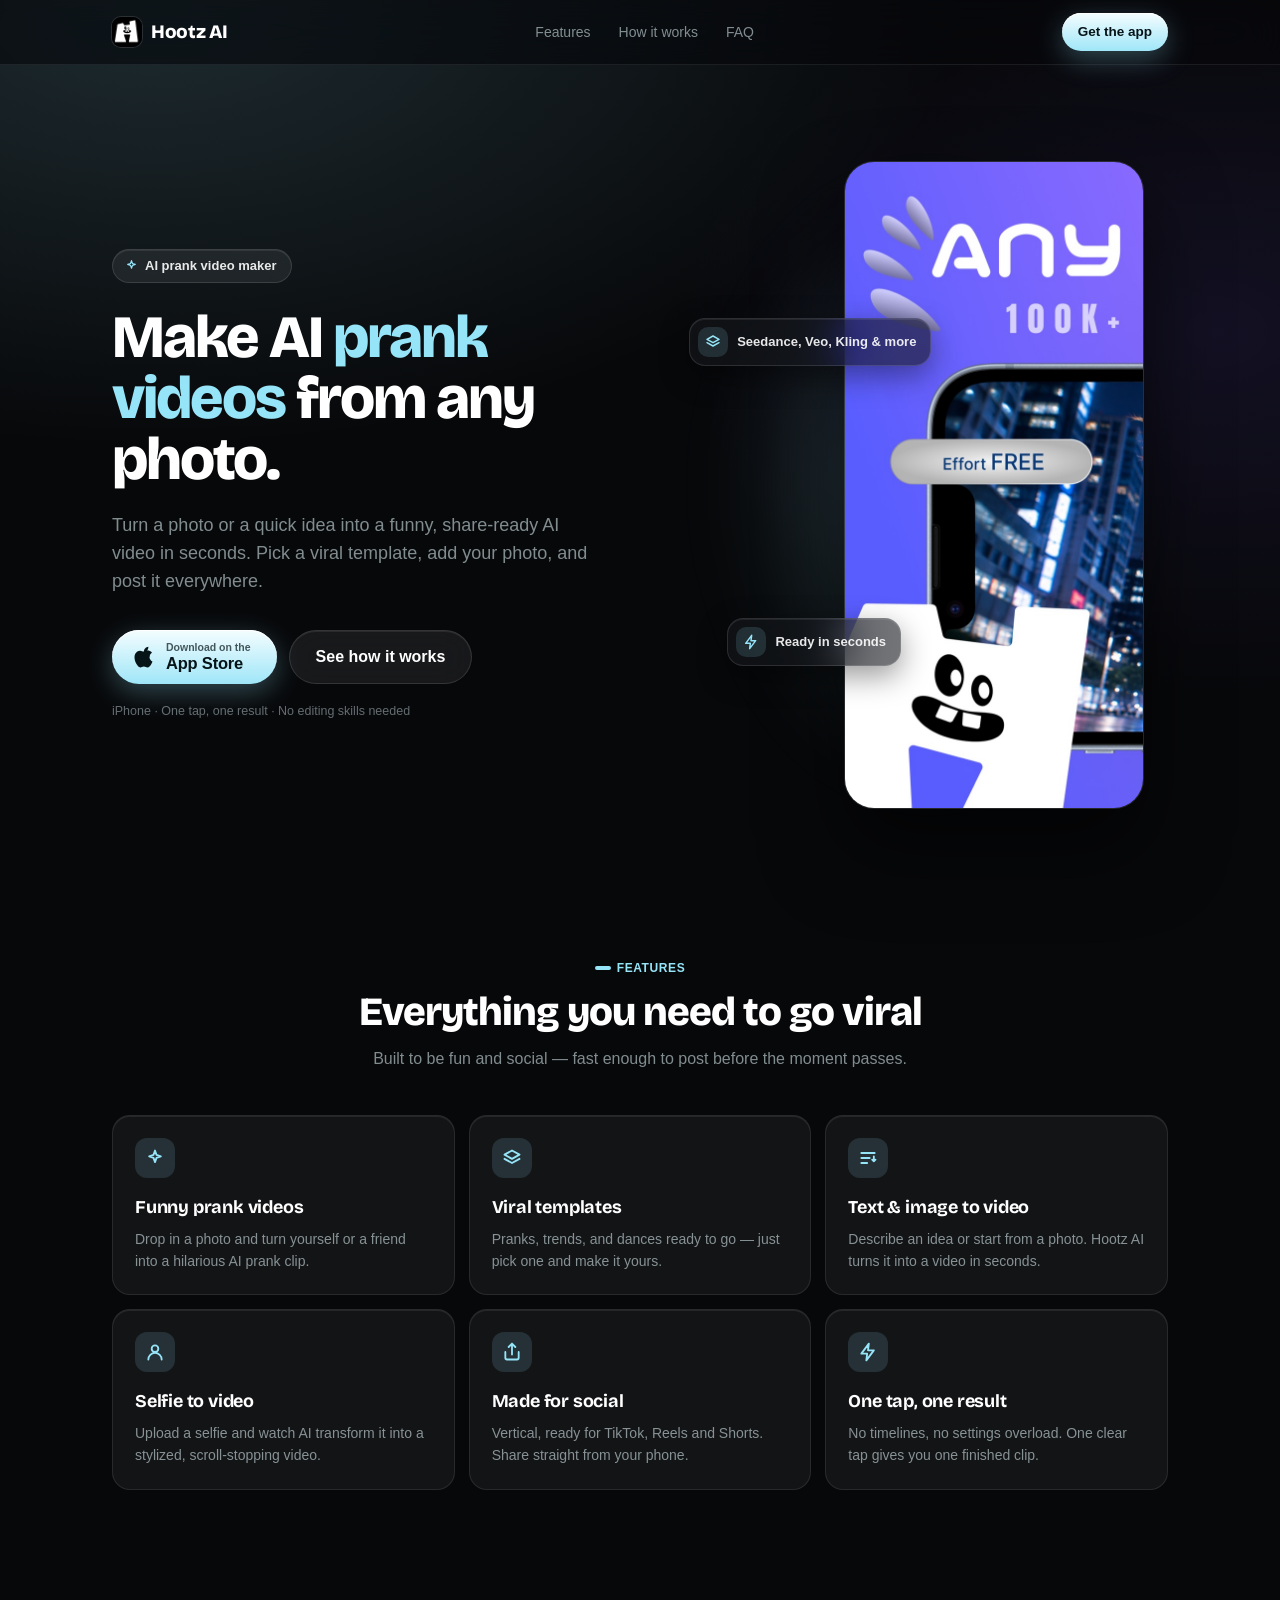
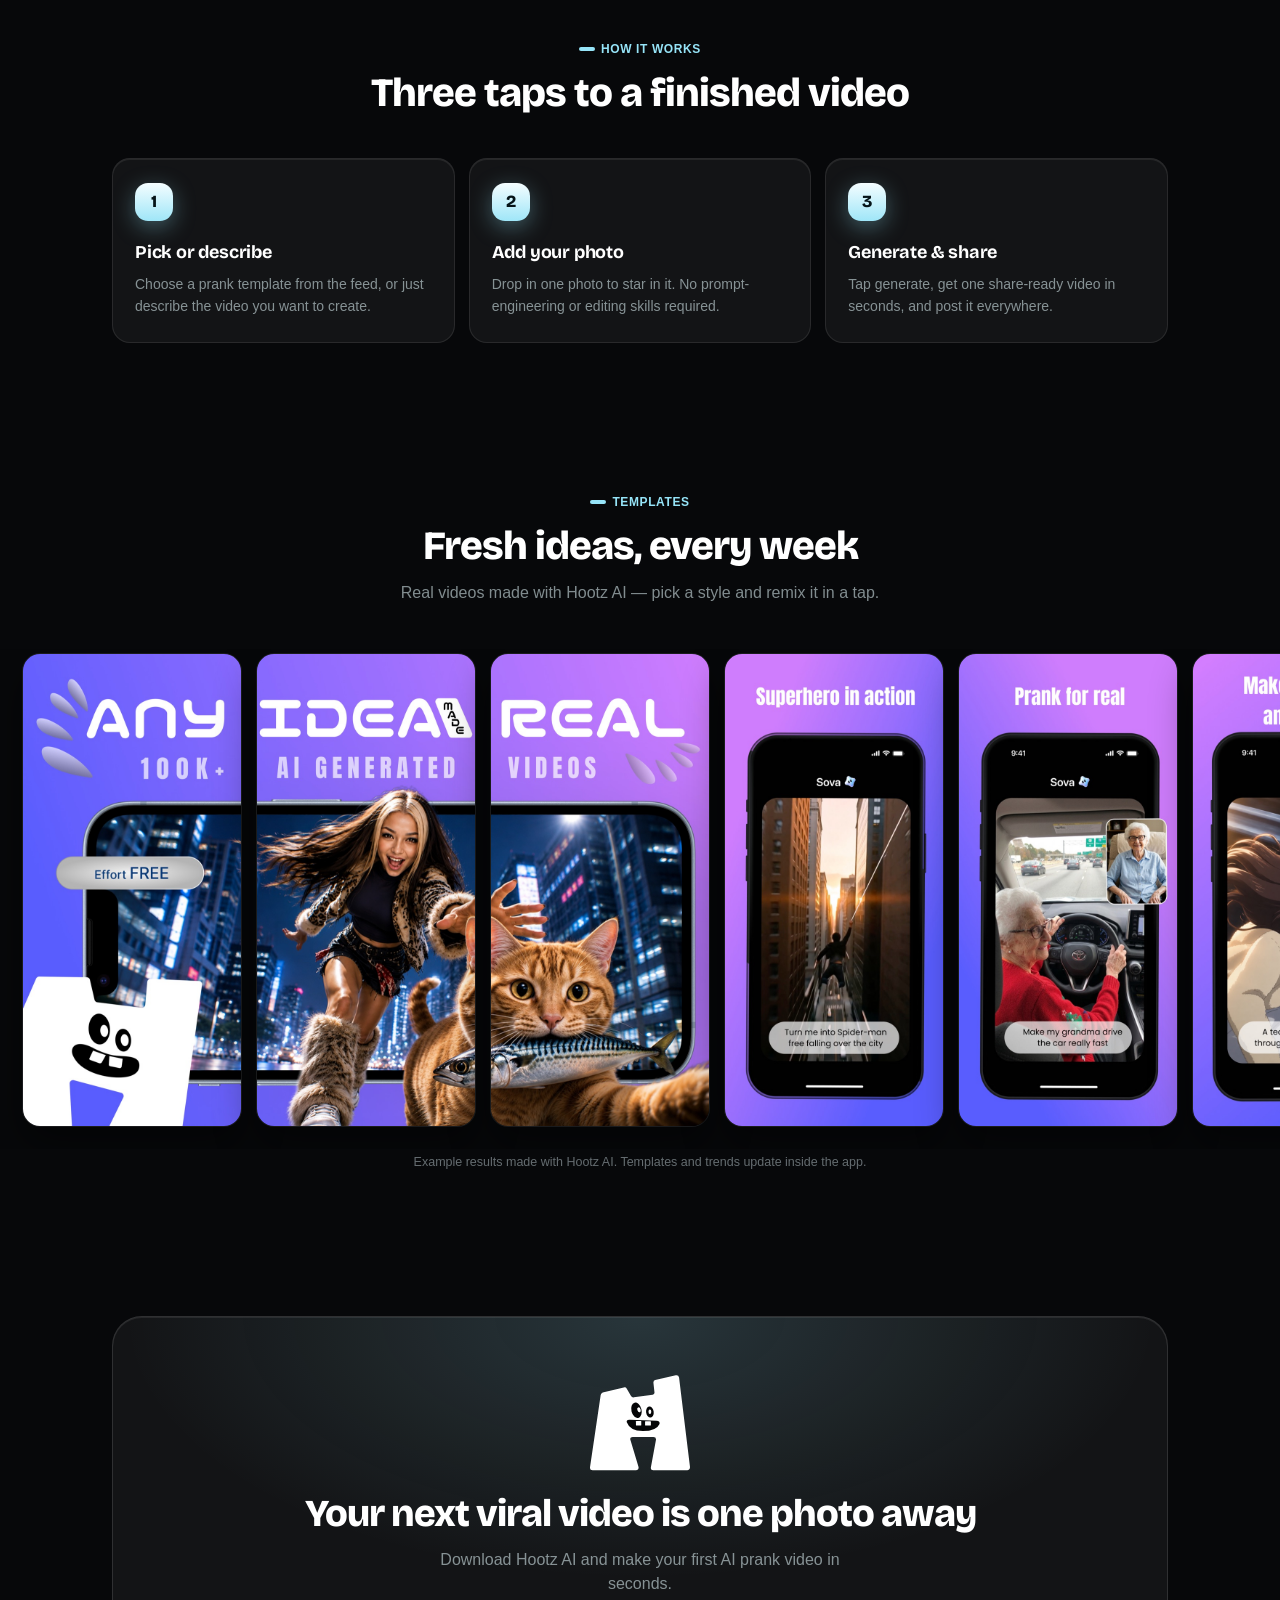
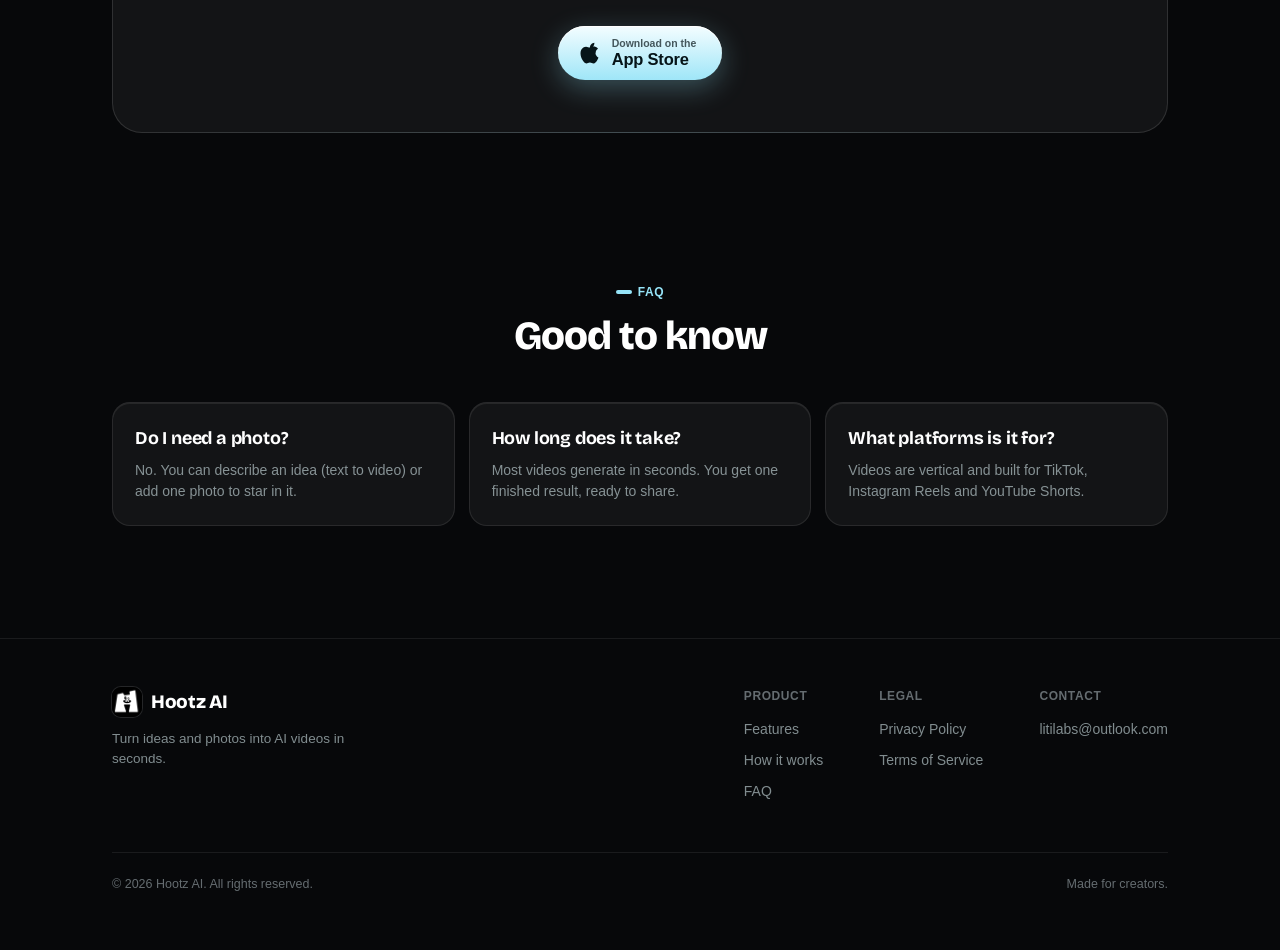
<file: index.html>
<!DOCTYPE html>
<html lang="en">
<head>
<meta charset="UTF-8">
<meta name="viewport" content="width=device-width, initial-scale=1.0">
<title>Hootz AI — Make AI prank videos from any photo</title>
<meta name="description" content="Hootz AI turns a photo or idea into a funny, share-ready AI prank video in seconds. Viral templates, selfie-to-video, and AI art — made for TikTok, Reels and Shorts.">
<meta property="og:title" content="Hootz AI — AI prank video maker">
<meta property="og:description" content="Turn any photo into a funny AI prank video in seconds.">
<meta property="og:type" content="website">
<link rel="icon" type="image/png" href="assets/favicon.png?v=2">
<link rel="apple-touch-icon" href="assets/apple-touch-icon.png?v=2">
<link rel="preconnect" href="https://fonts.googleapis.com">
<link rel="preconnect" href="https://fonts.gstatic.com" crossorigin>
<link rel="stylesheet" href="https://fonts.googleapis.com/css2?family=Bricolage+Grotesque:opsz,wght@12..96,600..800&display=swap">
<link rel="stylesheet" href="styles.css?v=2">
</head>
<body>

<!-- ===== Nav ===== -->
<header class="nav">
  <div class="wrap nav-inner">
    <a class="brand" href="index.html" aria-label="Hootz AI home">
      <span class="logo"><img src="assets/icon.png?v=2" alt="Hootz AI app icon" width="30" height="30"></span>
      <b>Hootz AI</b>
    </a>
    <nav class="nav-links" aria-label="Primary">
      <a href="#features">Features</a>
      <a href="#how">How it works</a>
      <a href="#faq">FAQ</a>
    </nav>
    <a class="btn btn-primary btn-sm" href="#download">Get the app</a>
  </div>
</header>

<!-- ===== Hero ===== -->
<section class="hero" id="top">
  <div class="wrap hero-grid">
    <div class="hero-copy">
      <span class="eyebrow glass"><svg viewBox="0 0 24 24" fill="none" stroke="currentColor" stroke-width="2.2" stroke-linecap="round" stroke-linejoin="round" aria-hidden="true"><path d="M12 3l1.8 5.2L19 10l-5.2 1.8L12 17l-1.8-5.2L5 10l5.2-1.8z"/></svg> AI prank video maker</span>
      <h1>Make AI <span class="hl">prank videos</span> from any photo.</h1>
      <p class="lead">Turn a photo or a quick idea into a funny, share-ready AI video in seconds.
        Pick a viral template, add your photo, and post it everywhere.</p>
      <div class="hero-actions" id="download">
        <a class="btn-store" href="https://apps.apple.com/app/id6783402515" target="_blank" rel="noopener" aria-label="Download Hootz AI on the App Store">
          <svg viewBox="0 0 24 24" fill="currentColor" aria-hidden="true"><path d="M17.05 12.04c-.03-3.08 2.5-4.55 2.62-4.62-1.43-2.09-3.66-2.38-4.45-2.41-1.9-.19-3.7 1.12-4.66 1.12-.95 0-2.43-1.09-4-1.06-2.06.03-3.95 1.2-5.01 3.04-2.13 3.7-.55 9.18 1.53 12.19 1.01 1.47 2.22 3.12 3.81 3.06 1.52-.06 2.1-.99 3.94-.99 1.84 0 2.36.99 3.97.96 1.64-.03 2.68-1.5 3.69-2.98 1.16-1.71 1.64-3.37 1.66-3.46-.04-.02-3.19-1.23-3.22-4.84zM14.39 4.78c.84-1.02 1.41-2.44 1.25-3.85-1.21.05-2.68.81-3.55 1.83-.78.9-1.46 2.34-1.28 3.72 1.35.1 2.73-.69 3.58-1.7z"/></svg>
          <span class="st"><small>Download on the</small><b>App Store</b></span>
        </a>
        <a class="btn btn-ghost btn-lg" href="#how">See how it works</a>
      </div>
      <p class="hero-note">iPhone · One tap, one result · No editing skills needed</p>
    </div>

    <!-- phone preview (real app screenshot) -->
    <div class="phone-stage">
      <span class="float-chip a"><span class="ic"><svg viewBox="0 0 24 24" fill="none" stroke="currentColor" stroke-width="2.2" stroke-linecap="round" stroke-linejoin="round" aria-hidden="true"><path d="M12 3l9 5-9 5-9-5zM3 13l9 5 9-5"/></svg></span>Seedance, Veo, Kling &amp; more</span>
      <span class="float-chip b"><span class="ic"><svg viewBox="0 0 24 24" fill="none" stroke="currentColor" stroke-width="2.2" stroke-linecap="round" stroke-linejoin="round" aria-hidden="true"><path d="M13 2L4 14h7l-1 8 9-12h-7z"/></svg></span>Ready in seconds</span>
      <img class="hero-shot"
           src="assets/screens/1-any-100k.jpg"
           alt="Hootz AI: any idea, 100K+ effort-free AI videos"
           width="300" height="650" loading="eager" fetchpriority="high">
    </div>
  </div>
</section>

<!-- ===== Features ===== -->
<section id="features">
  <div class="wrap">
    <div class="sec-head">
      <div class="kicker">Features</div>
      <h2>Everything you need to go viral</h2>
      <p>Built to be fun and social — fast enough to post before the moment passes.</p>
    </div>
    <div class="features">
      <div class="feature card">
        <div class="ic"><svg viewBox="0 0 24 24" fill="none" stroke="currentColor" stroke-width="2.2" stroke-linecap="round" stroke-linejoin="round" aria-hidden="true"><path d="M12 3l1.8 5.2L19 10l-5.2 1.8L12 17l-1.8-5.2L5 10l5.2-1.8z"/></svg></div>
        <h3>Funny prank videos</h3>
        <p>Drop in a photo and turn yourself or a friend into a hilarious AI prank clip.</p>
      </div>
      <div class="feature card">
        <div class="ic"><svg viewBox="0 0 24 24" fill="none" stroke="currentColor" stroke-width="2.2" stroke-linecap="round" stroke-linejoin="round" aria-hidden="true"><path d="M12 3l9 5-9 5-9-5zM3 13l9 5 9-5"/></svg></div>
        <h3>Viral templates</h3>
        <p>Pranks, trends, and dances ready to go — just pick one and make it yours.</p>
      </div>
      <div class="feature card">
        <div class="ic"><svg viewBox="0 0 24 24" fill="none" stroke="currentColor" stroke-width="2.2" stroke-linecap="round" stroke-linejoin="round" aria-hidden="true"><path d="M4 6h16M4 12h10M4 18h7M17 14l2 2 2-2M19 10v6"/></svg></div>
        <h3>Text &amp; image to video</h3>
        <p>Describe an idea or start from a photo. Hootz AI turns it into a video in seconds.</p>
      </div>
      <div class="feature card">
        <div class="ic"><svg viewBox="0 0 24 24" fill="none" stroke="currentColor" stroke-width="2.2" stroke-linecap="round" stroke-linejoin="round" aria-hidden="true"><path d="M12 12a4 4 0 1 0 0-8 4 4 0 0 0 0 8zM4 21a8 8 0 0 1 16 0"/></svg></div>
        <h3>Selfie to video</h3>
        <p>Upload a selfie and watch AI transform it into a stylized, scroll-stopping video.</p>
      </div>
      <div class="feature card">
        <div class="ic"><svg viewBox="0 0 24 24" fill="none" stroke="currentColor" stroke-width="2.2" stroke-linecap="round" stroke-linejoin="round" aria-hidden="true"><path d="M4 12v7a2 2 0 0 0 2 2h12a2 2 0 0 0 2-2v-7M16 6l-4-4-4 4M12 2v13"/></svg></div>
        <h3>Made for social</h3>
        <p>Vertical, ready for TikTok, Reels and Shorts. Share straight from your phone.</p>
      </div>
      <div class="feature card">
        <div class="ic"><svg viewBox="0 0 24 24" fill="none" stroke="currentColor" stroke-width="2.2" stroke-linecap="round" stroke-linejoin="round" aria-hidden="true"><path d="M13 2L4 14h7l-1 8 9-12h-7z"/></svg></div>
        <h3>One tap, one result</h3>
        <p>No timelines, no settings overload. One clear tap gives you one finished clip.</p>
      </div>
    </div>
  </div>
</section>

<!-- ===== How it works ===== -->
<section id="how">
  <div class="wrap">
    <div class="sec-head">
      <div class="kicker">How it works</div>
      <h2>Three taps to a finished video</h2>
    </div>
    <div class="steps">
      <div class="step card">
        <div class="n">1</div>
        <h3>Pick or describe</h3>
        <p>Choose a prank template from the feed, or just describe the video you want to create.</p>
      </div>
      <div class="step card">
        <div class="n">2</div>
        <h3>Add your photo</h3>
        <p>Drop in one photo to star in it. No prompt-engineering or editing skills required.</p>
      </div>
      <div class="step card">
        <div class="n">3</div>
        <h3>Generate &amp; share</h3>
        <p>Tap generate, get one share-ready video in seconds, and post it everywhere.</p>
      </div>
    </div>
  </div>
</section>

<!-- ===== Showcase ===== -->
<section id="showcase">
  <div class="wrap">
    <div class="sec-head">
      <div class="kicker">Templates</div>
      <h2>Fresh ideas, every week</h2>
      <p>Real videos made with Hootz AI — pick a style and remix it in a tap.</p>
    </div>
  </div>
  <div class="showcase-rail">
    <img class="show-shot" src="assets/screens/1-any-100k.jpg" alt="Any idea, 100K+ AI videos, effort free" width="220" height="477" loading="lazy">
    <img class="show-shot" src="assets/screens/2-idea-ai-generated.jpg" alt="Your idea, AI generated" width="220" height="477" loading="lazy">
    <img class="show-shot" src="assets/screens/3-real-videos.jpg" alt="Real-looking AI videos" width="220" height="477" loading="lazy">
    <img class="show-shot" src="assets/screens/4-superhero-in-action.jpg" alt="Superhero in action: turn me into Spider-Man free falling over the city" width="220" height="477" loading="lazy">
    <img class="show-shot" src="assets/screens/5-prank-for-real.jpg" alt="Prank for real: make my grandma drive the car really fast" width="220" height="477" loading="lazy">
    <img class="show-shot" src="assets/screens/6-stunning-animation.jpg" alt="Make stunning animation: a tearful girl running through the city at night" width="220" height="477" loading="lazy">
    <img class="show-shot" src="assets/screens/7-fan-cam-moment.jpg" alt="Fan cam moment at a baseball game" width="220" height="477" loading="lazy">
    <img class="show-shot" src="assets/screens/8-cute-puppy-dance.jpg" alt="Cute puppy dance in a banana costume" width="220" height="477" loading="lazy">
  </div>
  <div class="wrap"><p class="showcase-caption">Example results made with Hootz AI. Templates and trends update inside the app.</p></div>
</section>

<!-- ===== CTA band ===== -->
<section>
  <div class="wrap">
    <div class="cta-band">
      <div class="mascot" aria-hidden="true">
        <svg viewBox="80 90 820 780">
          <path d="M196 244L362 204Q378 200 386 214L418 270Q426 284 442 282L590 262Q606 258 604 242L596 168Q594 150 610 146L772 108Q794 104 798 126L884 830Q886 856 862 856L594 856Q572 856 576 834L616 616Q618 594 596 594L432 594Q408 594 414 616L478 830Q484 856 460 856L116 856Q92 856 96 832L180 264Q184 248 196 244Z" fill="#fff"/>
          <g class="eyes">
            <ellipse cx="462" cy="384" rx="40" ry="62" transform="rotate(-14 462 384)" fill="#050607"/>
            <ellipse cx="568" cy="398" rx="30" ry="44" transform="rotate(-8 568 398)" fill="#050607"/>
            <g class="pupils">
              <ellipse cx="482" cy="380" rx="13" ry="20" transform="rotate(-20 482 380)" fill="#fff"/>
              <ellipse cx="568" cy="396" rx="11" ry="18" fill="#fff"/>
            </g>
          </g>
          <path d="M386 478Q380 456 410 458L620 466Q650 468 644 492Q620 548 512 548Q410 546 386 478Z" fill="#050607"/>
          <rect x="458" y="468" width="42" height="36" rx="4" fill="#fff"/>
          <rect x="530" y="470" width="46" height="34" rx="4" fill="#fff"/>
        </svg>
      </div>
      <h2>Your next viral video is one photo away</h2>
      <p>Download Hootz AI and make your first AI prank video in seconds.</p>
      <div class="actions">
        <a class="btn-store" href="https://apps.apple.com/app/id6783402515" target="_blank" rel="noopener" aria-label="Download Hootz AI on the App Store">
          <svg viewBox="0 0 24 24" fill="currentColor" aria-hidden="true"><path d="M17.05 12.04c-.03-3.08 2.5-4.55 2.62-4.62-1.43-2.09-3.66-2.38-4.45-2.41-1.9-.19-3.7 1.12-4.66 1.12-.95 0-2.43-1.09-4-1.06-2.06.03-3.95 1.2-5.01 3.04-2.13 3.7-.55 9.18 1.53 12.19 1.01 1.47 2.22 3.12 3.81 3.06 1.52-.06 2.1-.99 3.94-.99 1.84 0 2.36.99 3.97.96 1.64-.03 2.68-1.5 3.69-2.98 1.16-1.71 1.64-3.37 1.66-3.46-.04-.02-3.19-1.23-3.22-4.84zM14.39 4.78c.84-1.02 1.41-2.44 1.25-3.85-1.21.05-2.68.81-3.55 1.83-.78.9-1.46 2.34-1.28 3.72 1.35.1 2.73-.69 3.58-1.7z"/></svg>
          <span class="st"><small>Download on the</small><b>App Store</b></span>
        </a>
      </div>
    </div>
  </div>
</section>

<!-- ===== FAQ ===== -->
<section id="faq" class="faq">
  <div class="wrap">
    <div class="sec-head">
      <div class="kicker">FAQ</div>
      <h2>Good to know</h2>
    </div>
    <div class="steps">
      <div class="step card">
        <h3>Do I need a photo?</h3>
        <p>No. You can describe an idea (text to video) or add one photo to star in it.</p>
      </div>
      <div class="step card">
        <h3>How long does it take?</h3>
        <p>Most videos generate in seconds. You get one finished result, ready to share.</p>
      </div>
      <div class="step card">
        <h3>What platforms is it for?</h3>
        <p>Videos are vertical and built for TikTok, Instagram Reels and YouTube Shorts.</p>
      </div>
    </div>
  </div>
</section>

<!-- ===== Footer ===== -->
<footer class="footer">
  <div class="wrap">
    <div class="footer-grid">
      <div>
        <a class="brand" href="index.html">
          <span class="logo"><img src="assets/icon.png?v=2" alt="Hootz AI app icon" width="30" height="30"></span>
          <b>Hootz AI</b>
        </a>
        <p class="ftagline">Turn ideas and photos into AI videos in seconds.</p>
      </div>
      <div class="footer-links">
        <div class="footer-col">
          <h4>Product</h4>
          <a href="#features">Features</a>
          <a href="#how">How it works</a>
          <a href="#faq">FAQ</a>
        </div>
        <div class="footer-col">
          <h4>Legal</h4>
          <a href="privacy.html">Privacy Policy</a>
          <a href="terms.html">Terms of Service</a>
        </div>
        <div class="footer-col">
          <h4>Contact</h4>
          <a href="mailto:litilabs@outlook.com">litilabs@outlook.com</a>
        </div>
      </div>
    </div>
    <div class="footer-bottom">
      <span>© 2026 Hootz AI. All rights reserved.</span>
      <span>Made for creators.</span>
    </div>
  </div>
</footer>

</body>
</html>
</file>
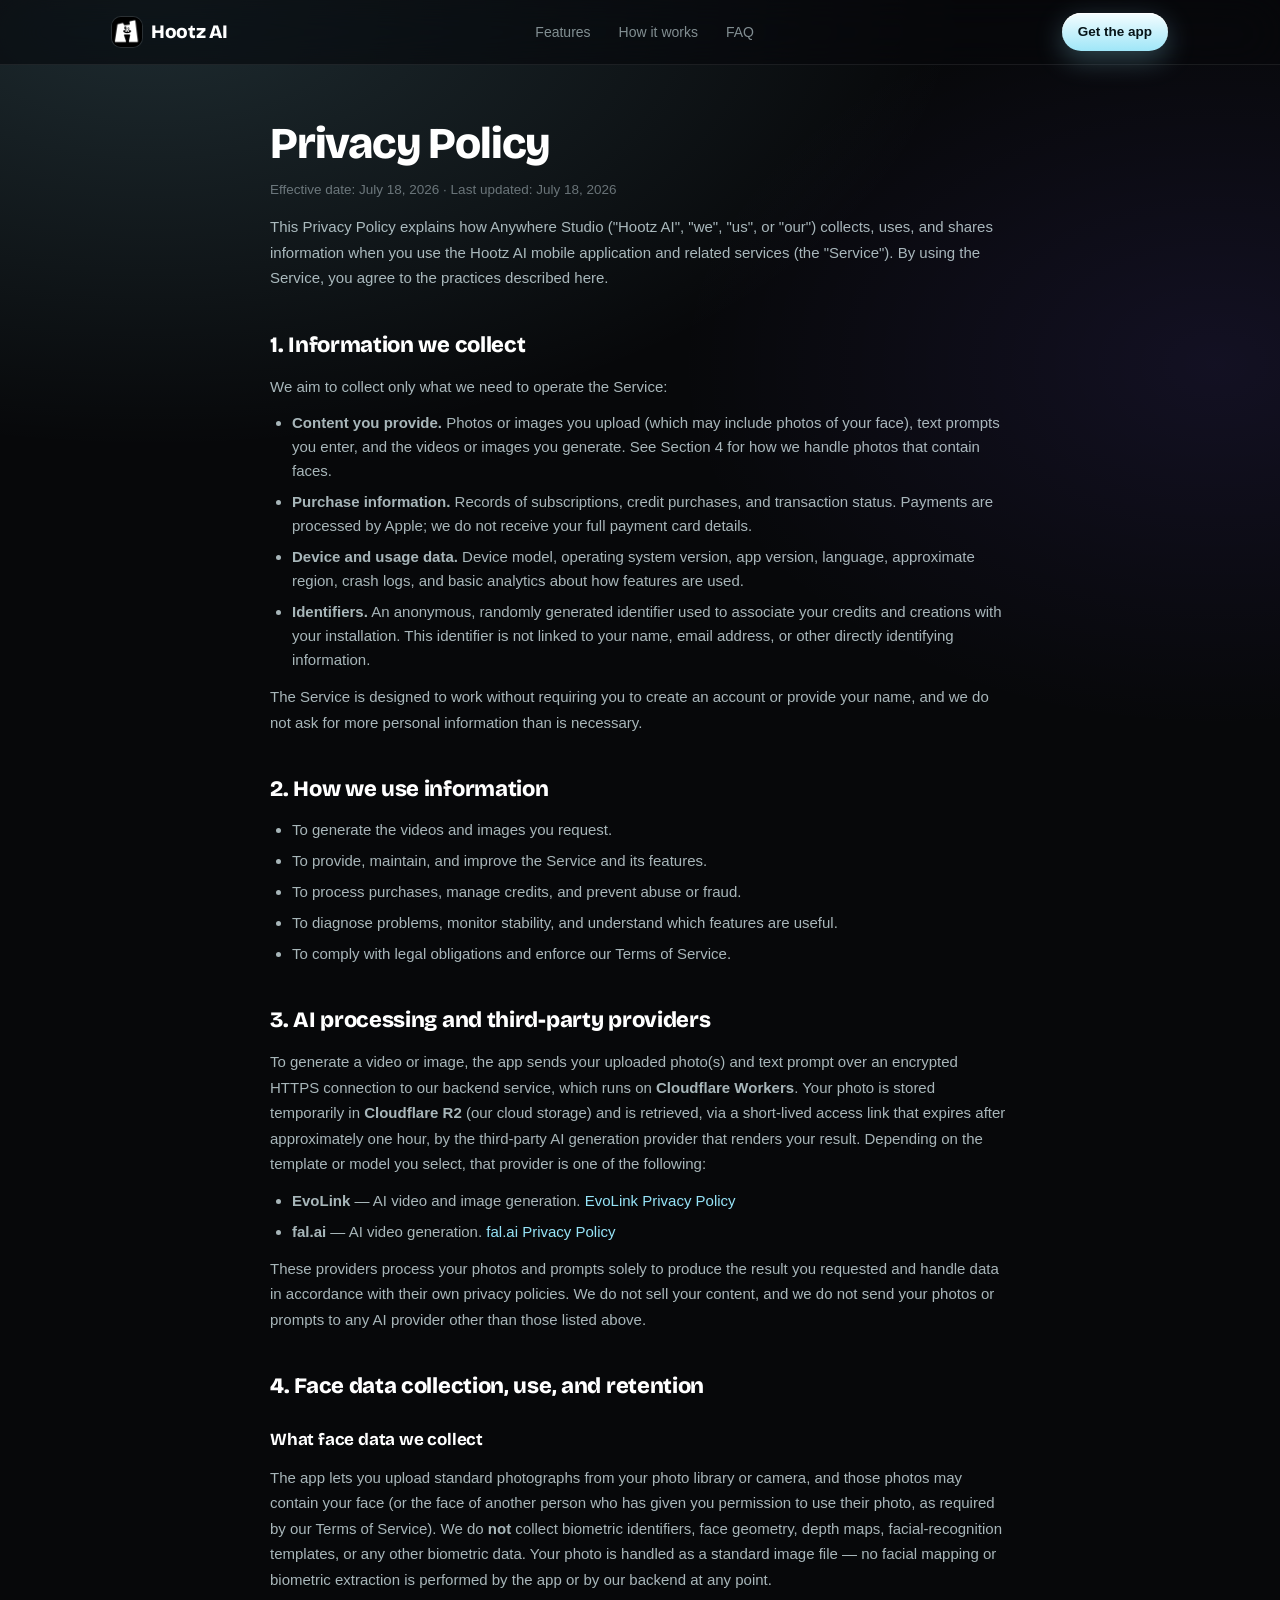
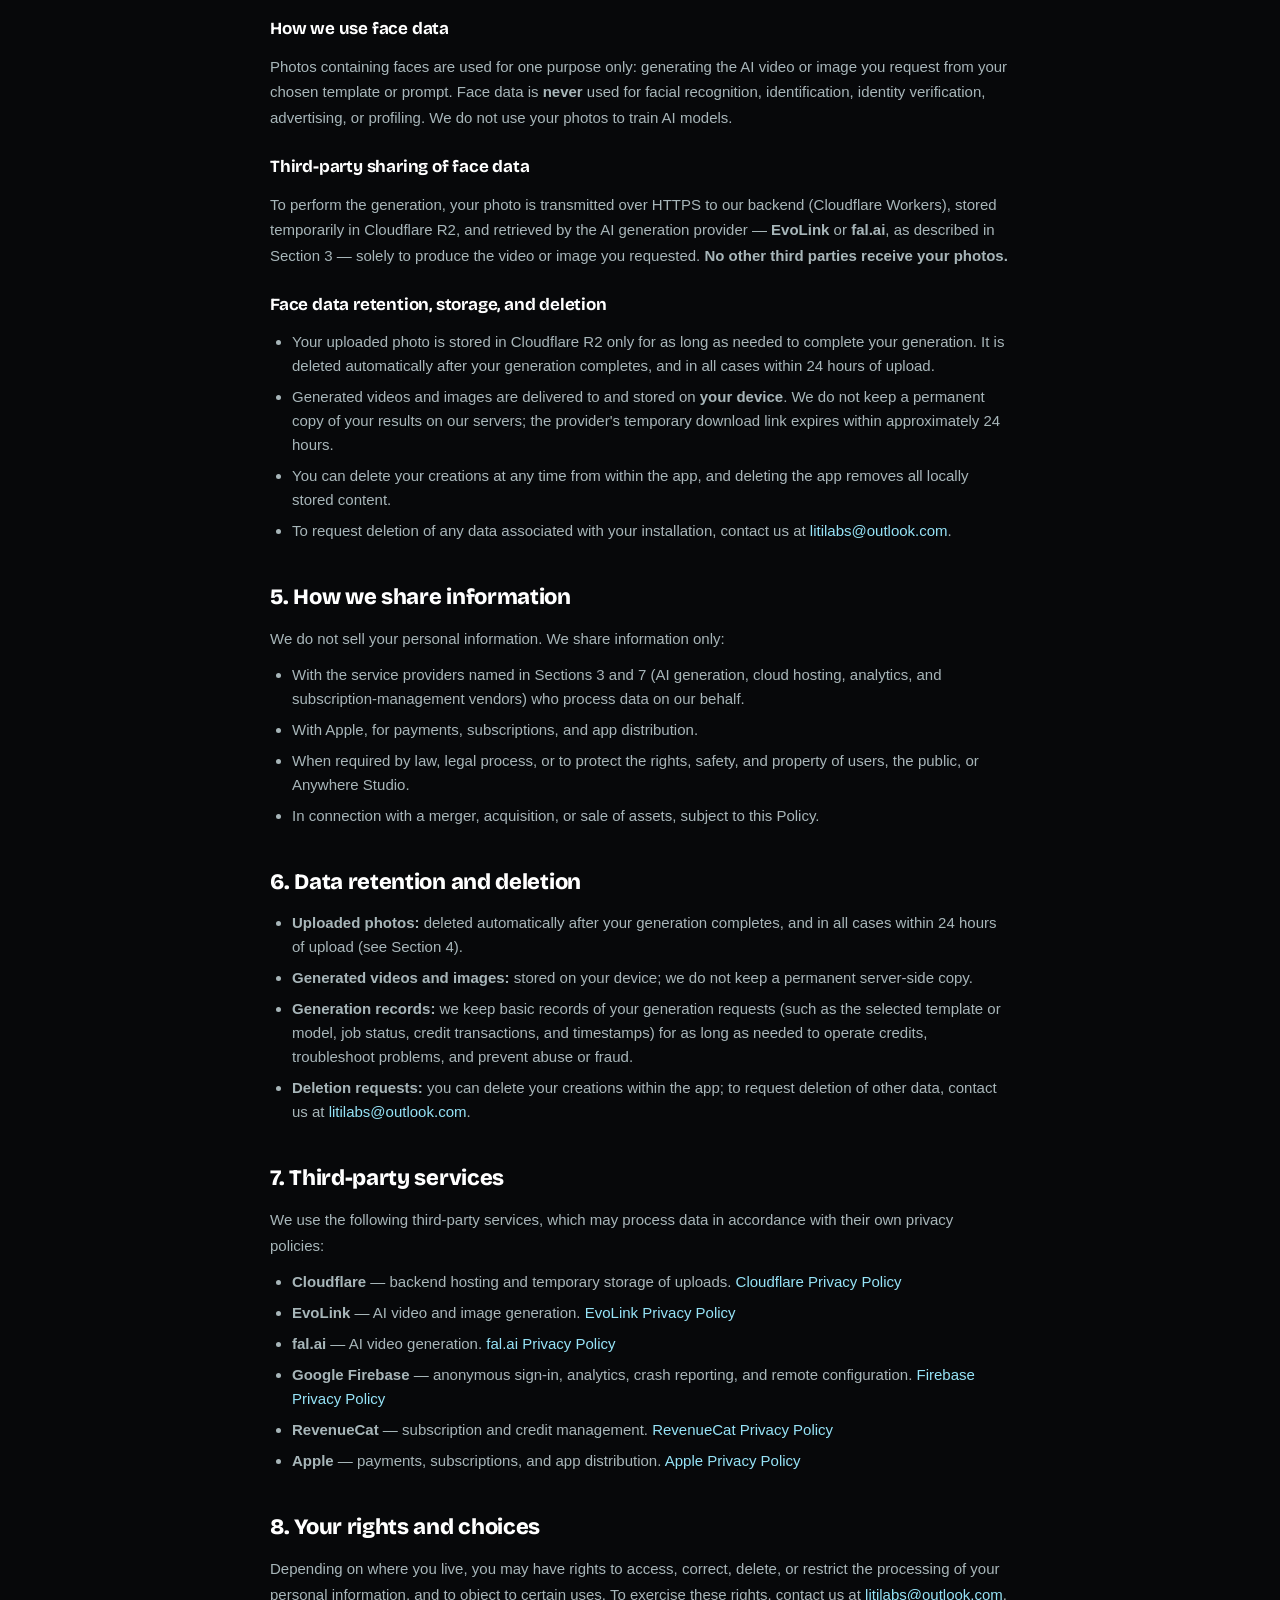
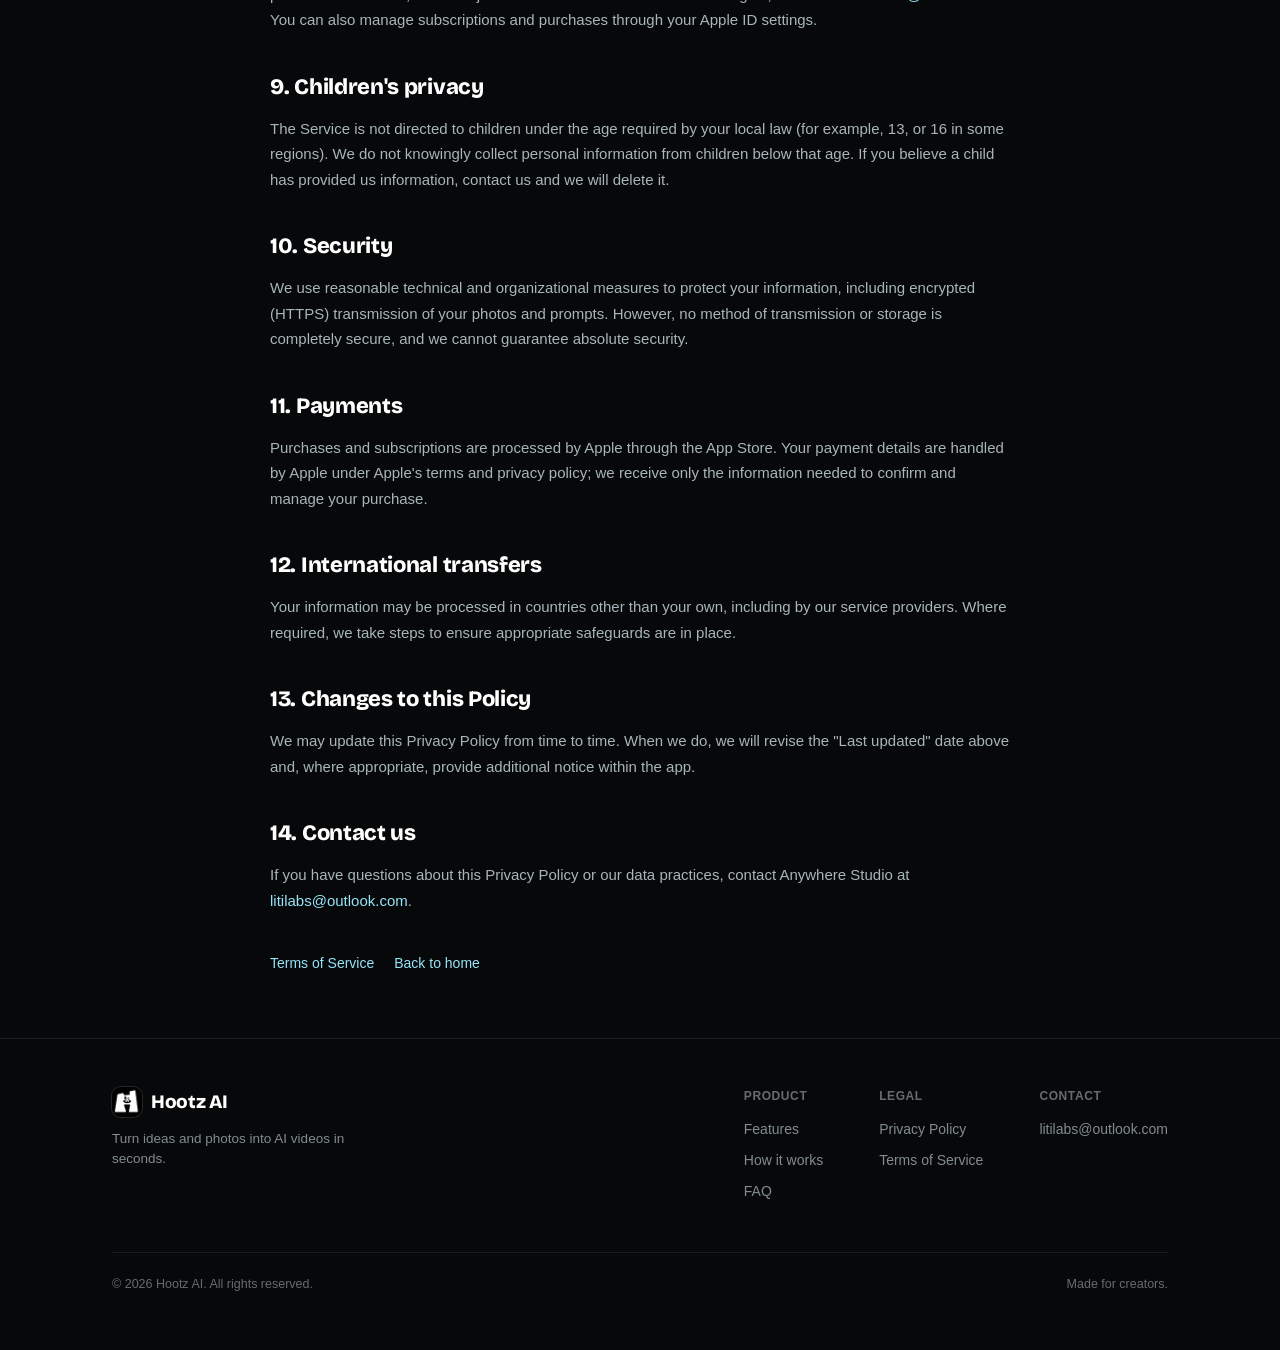
<file: privacy.html>
<!DOCTYPE html>
<html lang="en">
<head>
<meta charset="UTF-8">
<meta name="viewport" content="width=device-width, initial-scale=1.0">
<title>Privacy Policy — Hootz AI</title>
<meta name="description" content="How Hootz AI collects, uses and protects your information.">
<link rel="icon" type="image/png" href="assets/favicon.png?v=2">
<link rel="apple-touch-icon" href="assets/apple-touch-icon.png?v=2">
<link rel="preconnect" href="https://fonts.googleapis.com">
<link rel="preconnect" href="https://fonts.gstatic.com" crossorigin>
<link rel="stylesheet" href="https://fonts.googleapis.com/css2?family=Bricolage+Grotesque:opsz,wght@12..96,600..800&display=swap">
<link rel="stylesheet" href="styles.css?v=2">
</head>
<body>

<header class="nav">
  <div class="wrap nav-inner">
    <a class="brand" href="index.html" aria-label="Hootz AI home">
      <span class="logo"><img src="assets/icon.png?v=2" alt="Hootz AI app icon" width="30" height="30"></span>
      <b>Hootz AI</b>
    </a>
    <nav class="nav-links" aria-label="Primary">
      <a href="index.html#features">Features</a>
      <a href="index.html#how">How it works</a>
      <a href="index.html#faq">FAQ</a>
    </nav>
    <a class="btn btn-primary btn-sm" href="index.html#download">Get the app</a>
  </div>
</header>

<section class="legal">
  <div class="wrap">
    <article class="legal-doc">
      <h1>Privacy Policy</h1>
      <p class="meta">Effective date: July 18, 2026 · Last updated: July 18, 2026</p>

      <p>This Privacy Policy explains how Anywhere Studio ("Hootz AI", "we", "us", or "our") collects,
        uses, and shares information when you use the Hootz AI mobile application and related services
        (the "Service"). By using the Service, you agree to the practices described here.</p>

      <h2>1. Information we collect</h2>
      <p>We aim to collect only what we need to operate the Service:</p>
      <ul>
        <li><b>Content you provide.</b> Photos or images you upload (which may include photos of your
          face), text prompts you enter, and the videos or images you generate. See Section 4 for how
          we handle photos that contain faces.</li>
        <li><b>Purchase information.</b> Records of subscriptions, credit purchases, and transaction
          status. Payments are processed by Apple; we do not receive your full payment card details.</li>
        <li><b>Device and usage data.</b> Device model, operating system version, app version,
          language, approximate region, crash logs, and basic analytics about how features are used.</li>
        <li><b>Identifiers.</b> An anonymous, randomly generated identifier used to associate your
          credits and creations with your installation. This identifier is not linked to your name,
          email address, or other directly identifying information.</li>
      </ul>
      <p>The Service is designed to work without requiring you to create an account or provide your
        name, and we do not ask for more personal information than is necessary.</p>

      <h2>2. How we use information</h2>
      <ul>
        <li>To generate the videos and images you request.</li>
        <li>To provide, maintain, and improve the Service and its features.</li>
        <li>To process purchases, manage credits, and prevent abuse or fraud.</li>
        <li>To diagnose problems, monitor stability, and understand which features are useful.</li>
        <li>To comply with legal obligations and enforce our Terms of Service.</li>
      </ul>

      <h2>3. AI processing and third-party providers</h2>
      <p>To generate a video or image, the app sends your uploaded photo(s) and text prompt over an
        encrypted HTTPS connection to our backend service, which runs on <b>Cloudflare Workers</b>.
        Your photo is stored temporarily in <b>Cloudflare R2</b> (our cloud storage) and is retrieved,
        via a short-lived access link that expires after approximately one hour, by the third-party AI
        generation provider that renders your result. Depending on the template or model you select,
        that provider is one of the following:</p>
      <ul>
        <li><b>EvoLink</b> — AI video and image generation.
          <a href="https://evolink.ai/privacy" target="_blank" rel="noopener">EvoLink Privacy Policy</a></li>
        <li><b>fal.ai</b> — AI video generation.
          <a href="https://fal.ai/privacy" target="_blank" rel="noopener">fal.ai Privacy Policy</a></li>
      </ul>
      <p>These providers process your photos and prompts solely to produce the result you requested
        and handle data in accordance with their own privacy policies. We do not sell your content,
        and we do not send your photos or prompts to any AI provider other than those listed above.</p>

      <h2>4. Face data collection, use, and retention</h2>

      <h3>What face data we collect</h3>
      <p>The app lets you upload standard photographs from your photo library or camera, and those
        photos may contain your face (or the face of another person who has given you permission to
        use their photo, as required by our Terms of Service). We do <b>not</b> collect biometric
        identifiers, face geometry, depth maps, facial-recognition templates, or any other biometric
        data. Your photo is handled as a standard image file — no facial mapping or biometric
        extraction is performed by the app or by our backend at any point.</p>

      <h3>How we use face data</h3>
      <p>Photos containing faces are used for one purpose only: generating the AI video or image you
        request from your chosen template or prompt. Face data is <b>never</b> used for facial
        recognition, identification, identity verification, advertising, or profiling. We do not use
        your photos to train AI models.</p>

      <h3>Third-party sharing of face data</h3>
      <p>To perform the generation, your photo is transmitted over HTTPS to our backend (Cloudflare
        Workers), stored temporarily in Cloudflare R2, and retrieved by the AI generation provider —
        <b>EvoLink</b> or <b>fal.ai</b>, as described in Section 3 — solely to produce the video or
        image you requested. <b>No other third parties receive your photos.</b></p>

      <h3>Face data retention, storage, and deletion</h3>
      <ul>
        <li>Your uploaded photo is stored in Cloudflare R2 only for as long as needed to complete your
          generation. It is deleted automatically after your generation completes, and in all cases
          within 24 hours of upload.</li>
        <li>Generated videos and images are delivered to and stored on <b>your device</b>. We do not
          keep a permanent copy of your results on our servers; the provider's temporary download link
          expires within approximately 24 hours.</li>
        <li>You can delete your creations at any time from within the app, and deleting the app
          removes all locally stored content.</li>
        <li>To request deletion of any data associated with your installation, contact us at
          <a href="mailto:litilabs@outlook.com">litilabs@outlook.com</a>.</li>
      </ul>

      <h2>5. How we share information</h2>
      <p>We do not sell your personal information. We share information only:</p>
      <ul>
        <li>With the service providers named in Sections 3 and 7 (AI generation, cloud hosting,
          analytics, and subscription-management vendors) who process data on our behalf.</li>
        <li>With Apple, for payments, subscriptions, and app distribution.</li>
        <li>When required by law, legal process, or to protect the rights, safety, and property of
          users, the public, or Anywhere Studio.</li>
        <li>In connection with a merger, acquisition, or sale of assets, subject to this Policy.</li>
      </ul>

      <h2>6. Data retention and deletion</h2>
      <ul>
        <li><b>Uploaded photos:</b> deleted automatically after your generation completes, and in all
          cases within 24 hours of upload (see Section 4).</li>
        <li><b>Generated videos and images:</b> stored on your device; we do not keep a permanent
          server-side copy.</li>
        <li><b>Generation records:</b> we keep basic records of your generation requests (such as the
          selected template or model, job status, credit transactions, and timestamps) for as long as
          needed to operate credits, troubleshoot problems, and prevent abuse or fraud.</li>
        <li><b>Deletion requests:</b> you can delete your creations within the app; to request
          deletion of other data, contact us at
          <a href="mailto:litilabs@outlook.com">litilabs@outlook.com</a>.</li>
      </ul>

      <h2>7. Third-party services</h2>
      <p>We use the following third-party services, which may process data in accordance with their
        own privacy policies:</p>
      <ul>
        <li><b>Cloudflare</b> — backend hosting and temporary storage of uploads.
          <a href="https://www.cloudflare.com/privacypolicy/" target="_blank" rel="noopener">Cloudflare Privacy Policy</a></li>
        <li><b>EvoLink</b> — AI video and image generation.
          <a href="https://evolink.ai/privacy" target="_blank" rel="noopener">EvoLink Privacy Policy</a></li>
        <li><b>fal.ai</b> — AI video generation.
          <a href="https://fal.ai/privacy" target="_blank" rel="noopener">fal.ai Privacy Policy</a></li>
        <li><b>Google Firebase</b> — anonymous sign-in, analytics, crash reporting, and remote
          configuration.
          <a href="https://firebase.google.com/support/privacy" target="_blank" rel="noopener">Firebase Privacy Policy</a></li>
        <li><b>RevenueCat</b> — subscription and credit management.
          <a href="https://www.revenuecat.com/privacy" target="_blank" rel="noopener">RevenueCat Privacy Policy</a></li>
        <li><b>Apple</b> — payments, subscriptions, and app distribution.
          <a href="https://www.apple.com/legal/privacy/" target="_blank" rel="noopener">Apple Privacy Policy</a></li>
      </ul>

      <h2>8. Your rights and choices</h2>
      <p>Depending on where you live, you may have rights to access, correct, delete, or restrict the
        processing of your personal information, and to object to certain uses. To exercise these
        rights, contact us at <a href="mailto:litilabs@outlook.com">litilabs@outlook.com</a>. You can also manage
        subscriptions and purchases through your Apple ID settings.</p>

      <h2>9. Children's privacy</h2>
      <p>The Service is not directed to children under the age required by your local law (for example,
        13, or 16 in some regions). We do not knowingly collect personal information from children
        below that age. If you believe a child has provided us information, contact us and we will
        delete it.</p>

      <h2>10. Security</h2>
      <p>We use reasonable technical and organizational measures to protect your information,
        including encrypted (HTTPS) transmission of your photos and prompts. However, no method of
        transmission or storage is completely secure, and we cannot guarantee absolute security.</p>

      <h2>11. Payments</h2>
      <p>Purchases and subscriptions are processed by Apple through the App Store. Your payment
        details are handled by Apple under Apple's terms and privacy policy; we receive only the
        information needed to confirm and manage your purchase.</p>

      <h2>12. International transfers</h2>
      <p>Your information may be processed in countries other than your own, including by our service
        providers. Where required, we take steps to ensure appropriate safeguards are in place.</p>

      <h2>13. Changes to this Policy</h2>
      <p>We may update this Privacy Policy from time to time. When we do, we will revise the
        "Last updated" date above and, where appropriate, provide additional notice within the app.</p>

      <h2>14. Contact us</h2>
      <p>If you have questions about this Privacy Policy or our data practices, contact Anywhere
        Studio at <a href="mailto:litilabs@outlook.com">litilabs@outlook.com</a>.</p>

      <div class="legal-foot-links">
        <a href="terms.html">Terms of Service</a>
        <a href="index.html">Back to home</a>
      </div>
    </article>
  </div>
</section>

<footer class="footer">
  <div class="wrap">
    <div class="footer-grid">
      <div>
        <a class="brand" href="index.html">
          <span class="logo"><img src="assets/icon.png?v=2" alt="Hootz AI app icon" width="30" height="30"></span>
          <b>Hootz AI</b>
        </a>
        <p class="ftagline">Turn ideas and photos into AI videos in seconds.</p>
      </div>
      <div class="footer-links">
        <div class="footer-col">
          <h4>Product</h4>
          <a href="index.html#features">Features</a>
          <a href="index.html#how">How it works</a>
          <a href="index.html#faq">FAQ</a>
        </div>
        <div class="footer-col">
          <h4>Legal</h4>
          <a href="privacy.html">Privacy Policy</a>
          <a href="terms.html">Terms of Service</a>
        </div>
        <div class="footer-col">
          <h4>Contact</h4>
          <a href="mailto:litilabs@outlook.com">litilabs@outlook.com</a>
        </div>
      </div>
    </div>
    <div class="footer-bottom">
      <span>© 2026 Hootz AI. All rights reserved.</span>
      <span>Made for creators.</span>
    </div>
  </div>
</footer>

</body>
</html>
</file>
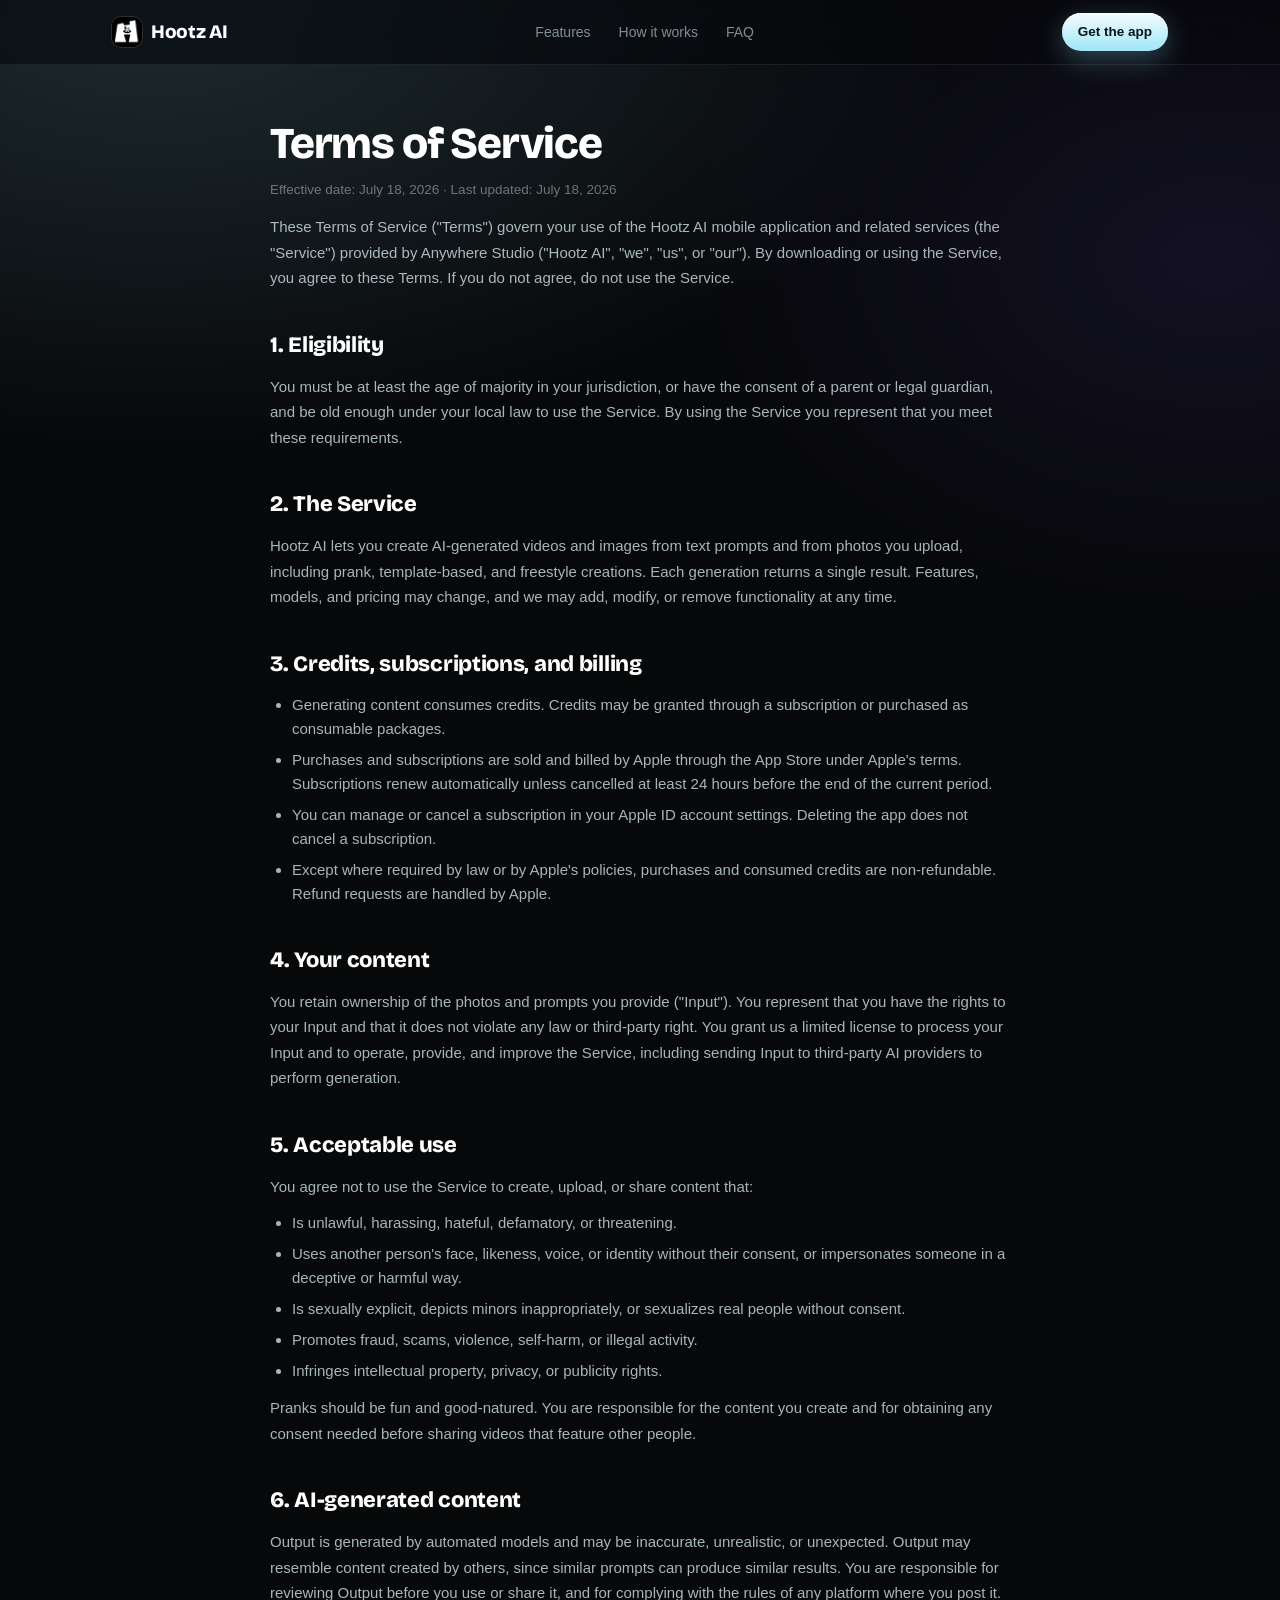
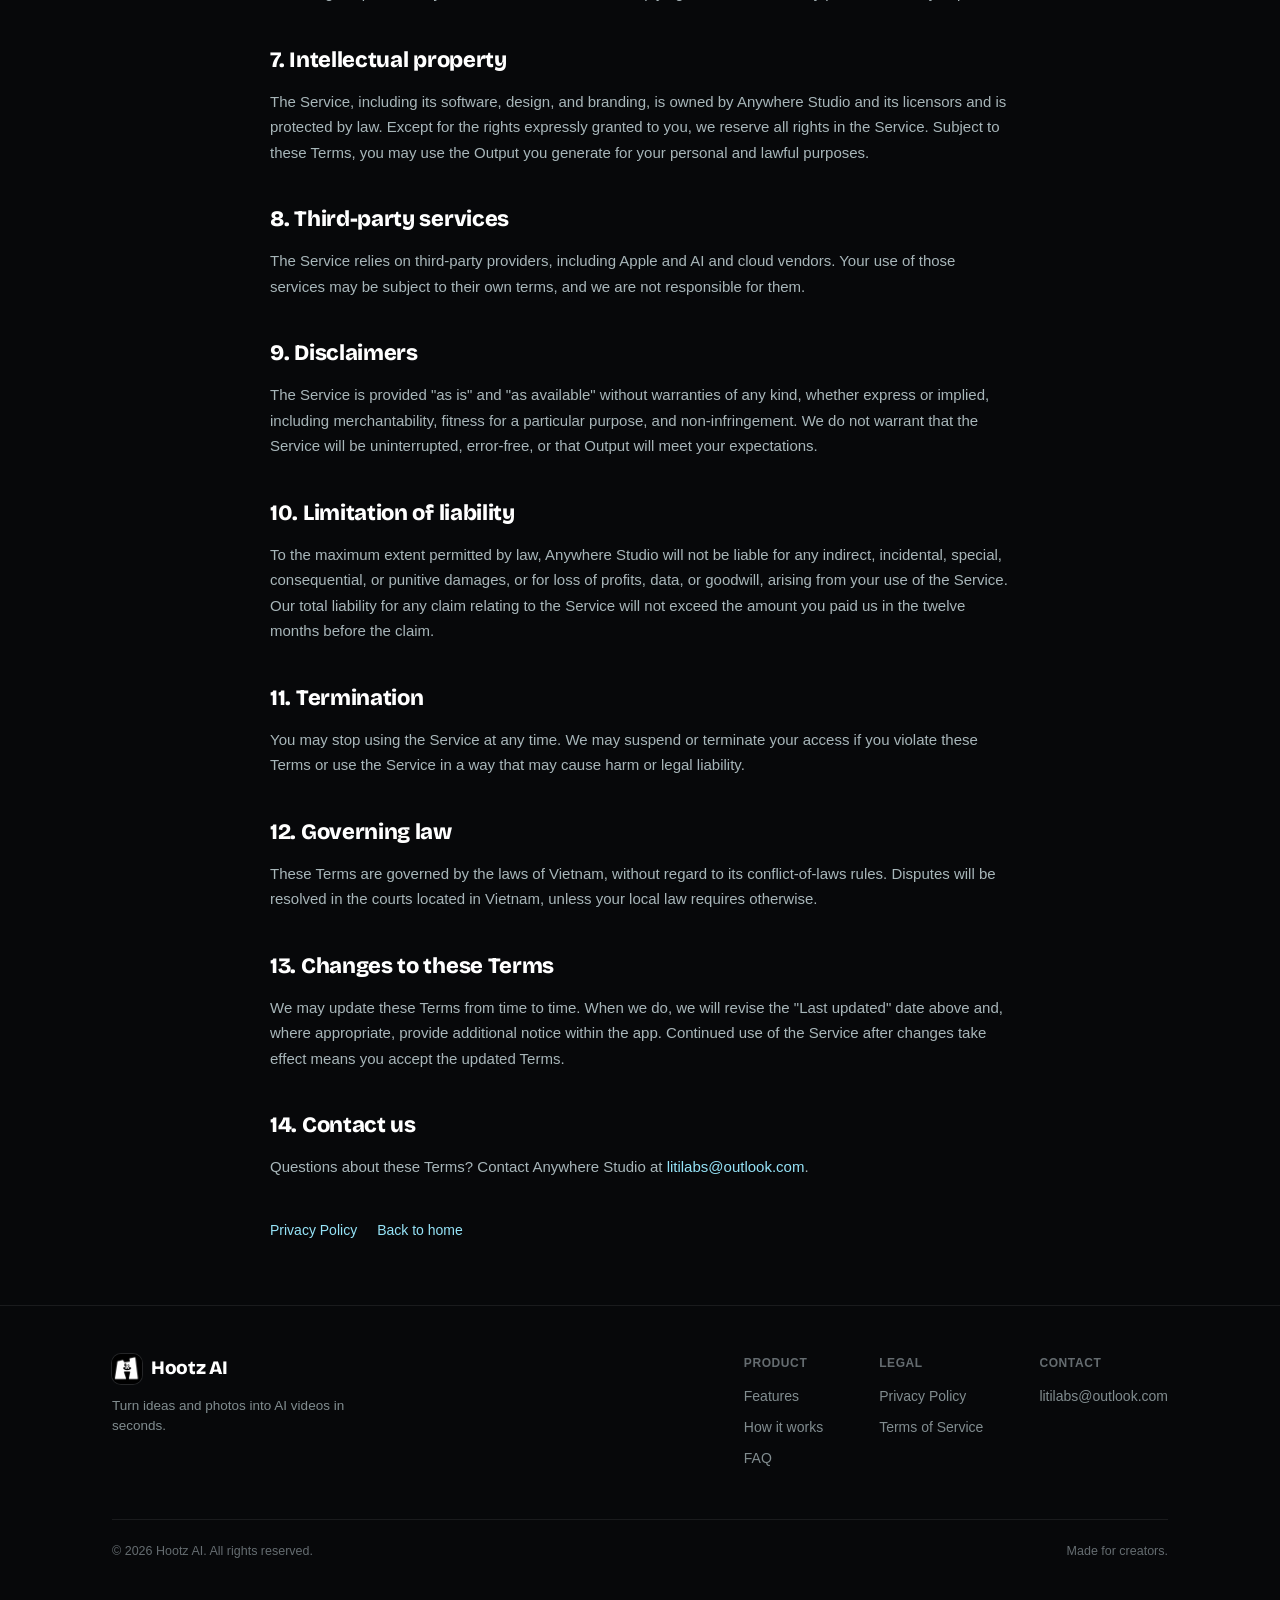
<file: terms.html>
<!DOCTYPE html>
<html lang="en">
<head>
<meta charset="UTF-8">
<meta name="viewport" content="width=device-width, initial-scale=1.0">
<title>Terms of Service — Hootz AI</title>
<meta name="description" content="The terms that govern your use of Hootz AI.">
<link rel="icon" type="image/png" href="assets/favicon.png?v=2">
<link rel="apple-touch-icon" href="assets/apple-touch-icon.png?v=2">
<link rel="preconnect" href="https://fonts.googleapis.com">
<link rel="preconnect" href="https://fonts.gstatic.com" crossorigin>
<link rel="stylesheet" href="https://fonts.googleapis.com/css2?family=Bricolage+Grotesque:opsz,wght@12..96,600..800&display=swap">
<link rel="stylesheet" href="styles.css?v=2">
</head>
<body>

<header class="nav">
  <div class="wrap nav-inner">
    <a class="brand" href="index.html" aria-label="Hootz AI home">
      <span class="logo"><img src="assets/icon.png?v=2" alt="Hootz AI app icon" width="30" height="30"></span>
      <b>Hootz AI</b>
    </a>
    <nav class="nav-links" aria-label="Primary">
      <a href="index.html#features">Features</a>
      <a href="index.html#how">How it works</a>
      <a href="index.html#faq">FAQ</a>
    </nav>
    <a class="btn btn-primary btn-sm" href="index.html#download">Get the app</a>
  </div>
</header>

<section class="legal">
  <div class="wrap">
    <article class="legal-doc">
      <h1>Terms of Service</h1>
      <p class="meta">Effective date: July 18, 2026 · Last updated: July 18, 2026</p>

      <p>These Terms of Service ("Terms") govern your use of the Hootz AI mobile application and related
        services (the "Service") provided by Anywhere Studio ("Hootz AI", "we", "us", or "our"). By
        downloading or using the Service, you agree to these Terms. If you do not agree, do not use
        the Service.</p>

      <h2>1. Eligibility</h2>
      <p>You must be at least the age of majority in your jurisdiction, or have the consent of a parent
        or legal guardian, and be old enough under your local law to use the Service. By using the
        Service you represent that you meet these requirements.</p>

      <h2>2. The Service</h2>
      <p>Hootz AI lets you create AI-generated videos and images from text prompts and from photos you
        upload, including prank, template-based, and freestyle creations. Each generation returns a
        single result. Features, models, and pricing may change, and we may add, modify, or remove
        functionality at any time.</p>

      <h2>3. Credits, subscriptions, and billing</h2>
      <ul>
        <li>Generating content consumes credits. Credits may be granted through a subscription or
          purchased as consumable packages.</li>
        <li>Purchases and subscriptions are sold and billed by Apple through the App Store under
          Apple's terms. Subscriptions renew automatically unless cancelled at least 24 hours before
          the end of the current period.</li>
        <li>You can manage or cancel a subscription in your Apple ID account settings. Deleting the
          app does not cancel a subscription.</li>
        <li>Except where required by law or by Apple's policies, purchases and consumed credits are
          non-refundable. Refund requests are handled by Apple.</li>
      </ul>

      <h2>4. Your content</h2>
      <p>You retain ownership of the photos and prompts you provide ("Input"). You represent that you
        have the rights to your Input and that it does not violate any law or third-party right.
        You grant us a limited license to process your Input and to operate, provide, and improve the
        Service, including sending Input to third-party AI providers to perform generation.</p>

      <h2>5. Acceptable use</h2>
      <p>You agree not to use the Service to create, upload, or share content that:</p>
      <ul>
        <li>Is unlawful, harassing, hateful, defamatory, or threatening.</li>
        <li>Uses another person's face, likeness, voice, or identity without their consent, or
          impersonates someone in a deceptive or harmful way.</li>
        <li>Is sexually explicit, depicts minors inappropriately, or sexualizes real people without
          consent.</li>
        <li>Promotes fraud, scams, violence, self-harm, or illegal activity.</li>
        <li>Infringes intellectual property, privacy, or publicity rights.</li>
      </ul>
      <p>Pranks should be fun and good-natured. You are responsible for the content you create and for
        obtaining any consent needed before sharing videos that feature other people.</p>

      <h2>6. AI-generated content</h2>
      <p>Output is generated by automated models and may be inaccurate, unrealistic, or unexpected.
        Output may resemble content created by others, since similar prompts can produce similar
        results. You are responsible for reviewing Output before you use or share it, and for
        complying with the rules of any platform where you post it.</p>

      <h2>7. Intellectual property</h2>
      <p>The Service, including its software, design, and branding, is owned by Anywhere Studio and its
        licensors and is protected by law. Except for the rights expressly granted to you, we reserve
        all rights in the Service. Subject to these Terms, you may use the Output you generate for
        your personal and lawful purposes.</p>

      <h2>8. Third-party services</h2>
      <p>The Service relies on third-party providers, including Apple and AI and cloud vendors. Your
        use of those services may be subject to their own terms, and we are not responsible for them.</p>

      <h2>9. Disclaimers</h2>
      <p>The Service is provided "as is" and "as available" without warranties of any kind, whether
        express or implied, including merchantability, fitness for a particular purpose, and
        non-infringement. We do not warrant that the Service will be uninterrupted, error-free, or
        that Output will meet your expectations.</p>

      <h2>10. Limitation of liability</h2>
      <p>To the maximum extent permitted by law, Anywhere Studio will not be liable for any indirect,
        incidental, special, consequential, or punitive damages, or for loss of profits, data, or
        goodwill, arising from your use of the Service. Our total liability for any claim relating to
        the Service will not exceed the amount you paid us in the twelve months before the claim.</p>

      <h2>11. Termination</h2>
      <p>You may stop using the Service at any time. We may suspend or terminate your access if you
        violate these Terms or use the Service in a way that may cause harm or legal liability.</p>

      <h2>12. Governing law</h2>
      <p>These Terms are governed by the laws of Vietnam, without regard to its
        conflict-of-laws rules. Disputes will be resolved in the courts located in
        Vietnam, unless your local law requires otherwise.</p>

      <h2>13. Changes to these Terms</h2>
      <p>We may update these Terms from time to time. When we do, we will revise the "Last updated"
        date above and, where appropriate, provide additional notice within the app. Continued use of
        the Service after changes take effect means you accept the updated Terms.</p>

      <h2>14. Contact us</h2>
      <p>Questions about these Terms? Contact Anywhere Studio at
        <a href="mailto:litilabs@outlook.com">litilabs@outlook.com</a>.</p>

      <div class="legal-foot-links">
        <a href="privacy.html">Privacy Policy</a>
        <a href="index.html">Back to home</a>
      </div>
    </article>
  </div>
</section>

<footer class="footer">
  <div class="wrap">
    <div class="footer-grid">
      <div>
        <a class="brand" href="index.html">
          <span class="logo"><img src="assets/icon.png?v=2" alt="Hootz AI app icon" width="30" height="30"></span>
          <b>Hootz AI</b>
        </a>
        <p class="ftagline">Turn ideas and photos into AI videos in seconds.</p>
      </div>
      <div class="footer-links">
        <div class="footer-col">
          <h4>Product</h4>
          <a href="index.html#features">Features</a>
          <a href="index.html#how">How it works</a>
          <a href="index.html#faq">FAQ</a>
        </div>
        <div class="footer-col">
          <h4>Legal</h4>
          <a href="privacy.html">Privacy Policy</a>
          <a href="terms.html">Terms of Service</a>
        </div>
        <div class="footer-col">
          <h4>Contact</h4>
          <a href="mailto:litilabs@outlook.com">litilabs@outlook.com</a>
        </div>
      </div>
    </div>
    <div class="footer-bottom">
      <span>© 2026 Hootz AI. All rights reserved.</span>
      <span>Made for creators.</span>
    </div>
  </div>
</footer>

</body>
</html>
</file>
<file: styles.css>
/* Hootz AI — landing site styles
   Tokens follow the app redesign (flutter_ai_prank_video docs/redesign-specs/tokens.md):
   ground #07080A, accent #96E4F8, glass .07/.12 + blur 18, CTA gradient #F4FDFF → #9FE6F8,
   headings in Bricolage Grotesque 800, body in the system font. */

:root {
  --ground: #07080A;
  --ground-deep: #050607;
  --accent: #96E4F8;
  --accent-tint: rgba(150, 228, 248, 0.14);
  --cta-top: #F4FDFF;
  --cta-bottom: #9FE6F8;
  --cta-ink: #061418;
  --glass: rgba(255, 255, 255, 0.07);
  --glass-quiet: rgba(255, 255, 255, 0.05);
  --glass-border: rgba(255, 255, 255, 0.12);
  --glass-border-quiet: rgba(255, 255, 255, 0.09);
  --hairline: rgba(255, 255, 255, 0.08);
  --text: #FFFFFF;
  --text-90: rgba(255, 255, 255, 0.9);
  --dim: rgba(230, 249, 254, 0.55);
  --dim-2: rgba(230, 249, 254, 0.42);
  --val: rgba(230, 249, 254, 0.72);
  --sale: #7C5CFF;
  --font: -apple-system, "SF Pro Text", "SF Pro Display", "Segoe UI", Roboto, Helvetica, Arial, sans-serif;
  --display: "Bricolage Grotesque", var(--font);
  --maxw: 1100px;
  --cta-shadow: 0 8px 28px rgba(150, 228, 248, 0.3), inset 0 1px 0 #fff;
  --glass-shadow: inset 0 1px 0 rgba(255, 255, 255, 0.08);
}

* { box-sizing: border-box; margin: 0; padding: 0; }

html { scroll-behavior: smooth; background: var(--ground); }

body {
  font-family: var(--font);
  background:
    radial-gradient(90% 640px at 12% 0%, rgba(150, 228, 248, 0.16), transparent 70%),
    radial-gradient(60% 520px at 95% 8%, rgba(124, 92, 255, 0.10), transparent 70%),
    var(--ground);
  background-repeat: no-repeat;
  color: var(--text);
  -webkit-font-smoothing: antialiased;
  line-height: 1.5;
  overflow-x: hidden;
}

a { color: inherit; text-decoration: none; }

img { max-width: 100%; display: block; }

h1, h2, h3, .display {
  font-family: var(--display);
  font-optical-sizing: auto;
}

.wrap { width: 100%; max-width: var(--maxw); margin: 0 auto; padding: 0 22px; }

/* ---------- glass recipe ---------- */
.glass {
  background: var(--glass);
  border: 1px solid var(--glass-border);
  box-shadow: var(--glass-shadow);
  -webkit-backdrop-filter: blur(18px);
  backdrop-filter: blur(18px);
}

/* ---------- top nav (glass) ---------- */
.nav {
  position: sticky;
  top: 0;
  z-index: 20;
  background: rgba(7, 8, 10, 0.62);
  -webkit-backdrop-filter: blur(24px) saturate(160%);
  backdrop-filter: blur(24px) saturate(160%);
  border-bottom: 1px solid var(--hairline);
}
.nav-inner {
  display: flex;
  align-items: center;
  justify-content: space-between;
  height: 64px;
}
.brand { display: flex; align-items: center; gap: 9px; }
.logo {
  width: 30px; height: 30px;
  border-radius: 9px;
  overflow: hidden;
  flex: 0 0 auto;
  box-shadow: 0 0 0 1px var(--glass-border);
}
.logo img { width: 100%; height: 100%; object-fit: cover; display: block; }
.brand b {
  font-family: var(--display); font-size: 19px; font-weight: 800; letter-spacing: -0.3px;
}
.nav-links { display: flex; align-items: center; gap: 28px; }
.nav-links a {
  font-size: 14px; font-weight: 500; color: var(--dim);
  transition: color 0.15s ease;
}
.nav-links a:hover { color: var(--text); }

/* ---------- buttons ---------- */
.btn {
  display: inline-flex; align-items: center; justify-content: center; gap: 7px;
  font-family: inherit; font-weight: 700; border: 0; cursor: pointer;
  border-radius: 999px; white-space: nowrap;
  transition: transform 0.15s ease, filter 0.15s ease, background 0.15s ease;
}
.btn:active, .btn-store:active { transform: scale(0.97); }
.btn-sm { font-size: 13.5px; height: 38px; padding: 0 16px; }
.btn-lg { font-size: 16px; height: 54px; padding: 0 26px; }
.btn-primary {
  background: linear-gradient(180deg, var(--cta-top), var(--cta-bottom));
  color: var(--cta-ink);
  box-shadow: var(--cta-shadow);
}
.btn-primary:hover { filter: brightness(1.05); }
.btn-ghost {
  background: var(--glass); color: var(--text);
  border: 1px solid var(--glass-border);
  box-shadow: var(--glass-shadow);
  -webkit-backdrop-filter: blur(18px);
  backdrop-filter: blur(18px);
}
.btn-ghost:hover { background: rgba(255, 255, 255, 0.11); }

/* App Store download button — the app's CTA */
.btn-store {
  display: inline-flex; align-items: center; gap: 10px;
  height: 54px; padding: 0 26px 0 22px;
  background: linear-gradient(180deg, var(--cta-top), var(--cta-bottom));
  color: var(--cta-ink);
  border-radius: 999px; font-family: inherit; cursor: pointer;
  box-shadow: var(--cta-shadow);
  transition: transform 0.15s ease, filter 0.15s ease;
}
.btn-store svg { width: 22px; height: 22px; flex: 0 0 auto; }
.btn-store .st { text-align: left; line-height: 1.1; }
.btn-store .st small { display: block; font-size: 10.5px; font-weight: 600; opacity: 0.7; }
.btn-store .st b { font-size: 16.5px; font-weight: 700; letter-spacing: -0.2px; }
.btn-store:hover { filter: brightness(1.05); }

/* ---------- hero ---------- */
.hero { padding: 72px 0 48px; }
.hero-grid {
  display: grid;
  grid-template-columns: 1.05fr 0.95fr;
  gap: 48px;
  align-items: center;
}
.eyebrow {
  display: inline-flex; align-items: center; gap: 7px;
  font-size: 13px; font-weight: 700;
  color: var(--text-90);
  height: 34px; padding: 0 14px 0 12px; border-radius: 999px;
  margin-bottom: 24px;
}
.eyebrow svg { width: 13px; height: 13px; color: var(--accent); }
.hero h1 {
  font-size: 60px; font-weight: 800; letter-spacing: -2px; line-height: 1.02;
}
.hero h1 .hl { color: var(--accent); }
.hero .lead {
  font-size: 18px; color: var(--dim); margin-top: 22px; max-width: 480px; line-height: 1.55;
}
.hero-actions { display: flex; align-items: center; gap: 12px; margin-top: 34px; flex-wrap: wrap; }
.hero-note { font-size: 12.5px; color: var(--dim-2); margin-top: 18px; }

/* ---------- hero screenshot ---------- */
.phone-stage {
  position: relative;
  display: flex; justify-content: flex-end; align-items: center;
  padding: 24px 24px 24px 0;
}
.phone-stage::before {
  content: ""; position: absolute; inset: 8% 10%;
  background: radial-gradient(closest-side, rgba(150, 228, 248, 0.28), transparent);
  filter: blur(40px);
  z-index: 0;
}
.hero-shot {
  position: relative; z-index: 1;
  width: 300px; max-width: 100%; height: auto;
  border-radius: 30px;
  border: 1px solid var(--glass-border);
  box-shadow: 0 40px 80px rgba(0, 0, 0, 0.6);
}
.float-chip {
  position: absolute; z-index: 2;
  display: inline-flex; align-items: center; gap: 9px;
  padding: 8px 14px 8px 8px; border-radius: 16px;
  font-size: 13px; font-weight: 600; color: var(--text-90);
  background: rgba(22, 24, 27, 0.6);
  border: 1px solid var(--glass-border);
  box-shadow: var(--glass-shadow), 0 10px 30px rgba(0, 0, 0, 0.4);
  -webkit-backdrop-filter: blur(24px) saturate(160%);
  backdrop-filter: blur(24px) saturate(160%);
  animation: float 6s ease-in-out infinite;
}
.float-chip .ic { width: 30px; height: 30px; border-radius: 10px; }
.float-chip .ic svg { width: 16px; height: 16px; }
.float-chip.a { left: 0; top: 26%; }
.float-chip.b { left: 8%; bottom: 24%; animation-delay: -3s; }
@keyframes float {
  0%, 100% { transform: translateY(0); }
  50% { transform: translateY(-8px); }
}

/* ---------- icon chip (Home mode tiles) ---------- */
.ic {
  display: flex; align-items: center; justify-content: center; flex: 0 0 auto;
  background: var(--accent-tint); color: var(--accent);
}

/* ---------- section scaffolding ---------- */
section { padding: 72px 0; }
.sec-head { max-width: 620px; margin: 0 auto 44px; text-align: center; }
.sec-head .kicker {
  display: inline-flex; align-items: center; gap: 6px;
  font-size: 12px; font-weight: 700; color: var(--accent); letter-spacing: 0.6px;
  text-transform: uppercase; margin-bottom: 14px;
}
.sec-head .kicker::before {
  content: ""; width: 16px; height: 4px; border-radius: 2px; background: var(--accent);
}
.sec-head h2 { font-size: 40px; font-weight: 800; letter-spacing: -1px; line-height: 1.06; }
.sec-head p { font-size: 16px; color: var(--dim); margin-top: 14px; }

/* ---------- cards (quiet glass, r18) ---------- */
.card {
  background: var(--glass-quiet);
  border: 1px solid var(--glass-border-quiet);
  box-shadow: var(--glass-shadow);
  border-radius: 18px;
  transition: background 0.2s ease, border-color 0.2s ease;
}
.card:hover { background: var(--glass); border-color: var(--glass-border); }

/* ---------- features ---------- */
.features {
  display: grid; grid-template-columns: repeat(3, 1fr); gap: 14px;
}
.feature { padding: 22px; }
.feature .ic {
  width: 40px; height: 40px; border-radius: 12px; margin-bottom: 16px;
}
.feature .ic svg { width: 20px; height: 20px; }
.feature h3 { font-size: 18px; font-weight: 700; letter-spacing: -0.2px; }
.feature p { font-size: 14px; color: var(--dim); margin-top: 8px; line-height: 1.55; }

/* ---------- how it works ---------- */
.steps { display: grid; grid-template-columns: repeat(3, 1fr); gap: 14px; }
.step { padding: 24px 22px; }
.step .n {
  width: 38px; height: 38px; border-radius: 13px;
  background: linear-gradient(180deg, var(--cta-top), var(--cta-bottom));
  color: var(--cta-ink);
  box-shadow: 0 6px 22px rgba(150, 228, 248, 0.35);
  display: flex; align-items: center; justify-content: center;
  font-family: var(--display); font-weight: 800; font-size: 17px; margin-bottom: 18px;
}
.step h3 { font-size: 18px; font-weight: 700; letter-spacing: -0.2px; }
.step p { font-size: 14px; color: var(--dim); margin-top: 8px; line-height: 1.55; }

/* ---------- showcase strip ---------- */
.showcase-rail {
  display: flex; gap: 14px; overflow-x: auto; padding: 4px 22px 22px;
  scroll-snap-type: x mandatory; -webkit-overflow-scrolling: touch;
  scroll-padding: 0 22px;
}
.showcase-rail::-webkit-scrollbar { height: 0; }
.show-shot {
  flex: 0 0 auto; width: 220px; height: auto; border-radius: 18px;
  border: 1px solid var(--hairline);
  scroll-snap-align: start;
  box-shadow: 0 18px 40px rgba(0, 0, 0, 0.45);
}
@media (min-width: 1300px) {
  .showcase-rail { justify-content: safe center; }
}
.showcase-caption { text-align: center; font-size: 12.5px; color: var(--dim-2); margin-top: 4px; }

/* ---------- CTA band ---------- */
.cta-band {
  position: relative; overflow: hidden;
  border-radius: 30px; padding: 56px 32px 52px; text-align: center;
  background:
    radial-gradient(70% 90% at 50% 0%, rgba(150, 228, 248, 0.16), transparent 70%),
    var(--glass-quiet);
  border: 1px solid var(--glass-border);
  box-shadow: var(--glass-shadow);
}
.cta-band .mascot { width: 104px; margin: 0 auto 22px; }
.cta-band h2 { font-size: 38px; font-weight: 800; letter-spacing: -1px; line-height: 1.06; }
.cta-band p { font-size: 16px; color: var(--dim); margin: 14px auto 30px; max-width: 460px; }
.cta-band .actions { display: flex; justify-content: center; }

/* ---------- mascot (the app's white "H"; blink + look loops from HzMascotMotion) ---------- */
.mascot svg { width: 100%; height: auto; overflow: visible; display: block; }
.mascot .eyes { transform-box: fill-box; transform-origin: center; animation: blink 4.6s linear infinite; }
.mascot .pupils { animation: look 6.44s linear infinite; }
@keyframes blink {
  0%, 46% { transform: scaleY(1); }
  48.5% { transform: scaleY(0.08); }
  51%, 90% { transform: scaleY(1); }
  92.5% { transform: scaleY(0.08); }
  95%, 100% { transform: scaleY(1); }
}
@keyframes look {
  0%, 30% { transform: translate(0, 0); }
  36%, 56% { transform: translate(16px, -5px); }
  62%, 82% { transform: translate(-14px, 5px); }
  88%, 100% { transform: translate(0, 0); }
}

/* ---------- FAQ ---------- */
.faq .step { padding: 22px; }

/* ---------- footer ---------- */
.footer { border-top: 1px solid var(--hairline); padding: 48px 0 56px; margin-top: 40px; }
.footer-grid { display: flex; justify-content: space-between; align-items: flex-start; gap: 32px; flex-wrap: wrap; }
.footer .ftagline { font-size: 13.5px; color: var(--dim); margin-top: 12px; max-width: 280px; }
.footer-links { display: flex; gap: 56px; flex-wrap: wrap; }
.footer-col h4 { font-size: 12px; text-transform: uppercase; letter-spacing: 0.6px; color: var(--dim-2); margin-bottom: 14px; }
.footer-col a { display: block; font-size: 14px; color: var(--dim); margin-bottom: 10px; transition: color 0.15s ease; }
.footer-col a:hover { color: var(--text); }
.footer-bottom {
  margin-top: 40px; padding-top: 22px; border-top: 1px solid var(--hairline);
  display: flex; justify-content: space-between; gap: 16px; flex-wrap: wrap;
  font-size: 12.5px; color: var(--dim-2);
}

/* ---------- legal (privacy / terms) ---------- */
.legal { padding: 56px 0 24px; }
.legal-doc { max-width: 740px; margin: 0 auto; }
.legal-doc h1 { font-size: 44px; font-weight: 800; letter-spacing: -1.2px; line-height: 1.05; }
.legal-doc .meta { font-size: 13.5px; color: var(--dim-2); margin-top: 12px; }
.legal-note {
  background: var(--glass-quiet); border: 1px solid var(--glass-border-quiet);
  border-left: 3px solid var(--accent);
  border-radius: 14px; padding: 14px 16px; margin: 26px 0 8px;
  font-size: 13.5px; color: var(--dim); line-height: 1.6;
}
.legal-doc h2 { font-size: 22px; font-weight: 800; letter-spacing: -0.3px; margin: 38px 0 12px; }
.legal-doc h3 { font-size: 17px; font-weight: 700; letter-spacing: -0.2px; margin: 24px 0 8px; }
.legal-doc p { font-size: 15px; color: var(--val); margin: 12px 0; line-height: 1.7; }
.legal-doc ul { margin: 12px 0 12px 22px; }
.legal-doc li { font-size: 15px; color: var(--val); margin: 7px 0; line-height: 1.6; }
.legal-doc a { color: var(--accent); }
.legal-doc a:hover { text-decoration: underline; }
.legal-foot-links { margin-top: 40px; display: flex; gap: 20px; flex-wrap: wrap; font-size: 14px; }
.legal-foot-links a { color: var(--accent); }

/* ---------- responsive ---------- */
@media (max-width: 900px) {
  .hero-grid { grid-template-columns: 1fr; gap: 28px; }
  .hero { padding: 40px 0 24px; }
  .hero h1 { font-size: 46px; letter-spacing: -1.5px; }
  .phone-stage { order: -1; justify-content: center; padding: 16px 0; }
  .float-chip.a { left: 0; top: 18%; }
  .float-chip.b { left: auto; right: 0; bottom: 16%; }
  .features { grid-template-columns: repeat(2, 1fr); }
  .steps { grid-template-columns: 1fr; }
}
@media (max-width: 680px) {
  .nav-links { display: none; }
  .hero h1 { font-size: 38px; letter-spacing: -1.2px; }
  .hero .lead { font-size: 16px; }
  .phone-stage { order: 0; }
  .hero-shot { width: 240px; border-radius: 26px; }
  .float-chip { display: none; }
  .sec-head h2 { font-size: 30px; }
  .features { grid-template-columns: 1fr; }
  section { padding: 52px 0; }
  .cta-band { padding: 40px 22px; }
  .cta-band h2 { font-size: 28px; }
  .legal-doc h1 { font-size: 32px; }
}

@media (prefers-reduced-motion: reduce) {
  html { scroll-behavior: auto; }
  .float-chip, .mascot .eyes, .mascot .pupils { animation: none; }
}
</file>
